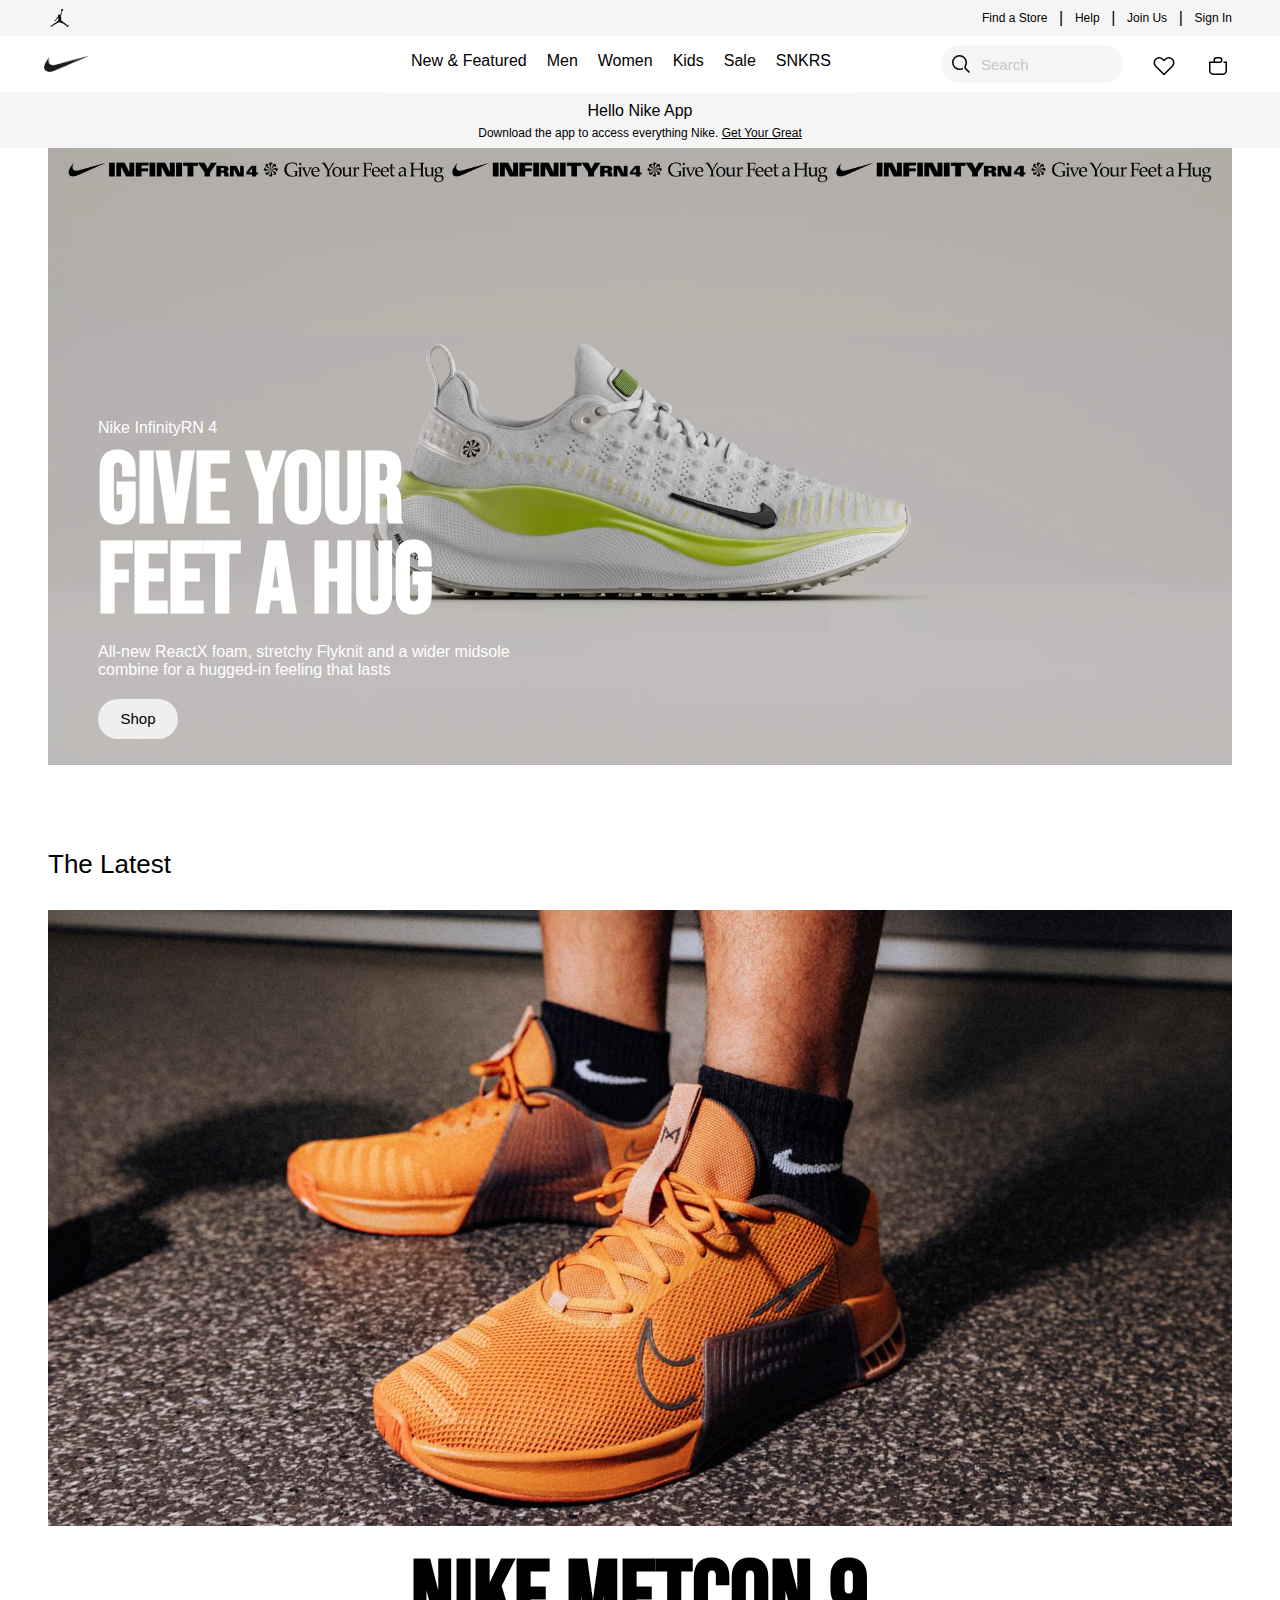
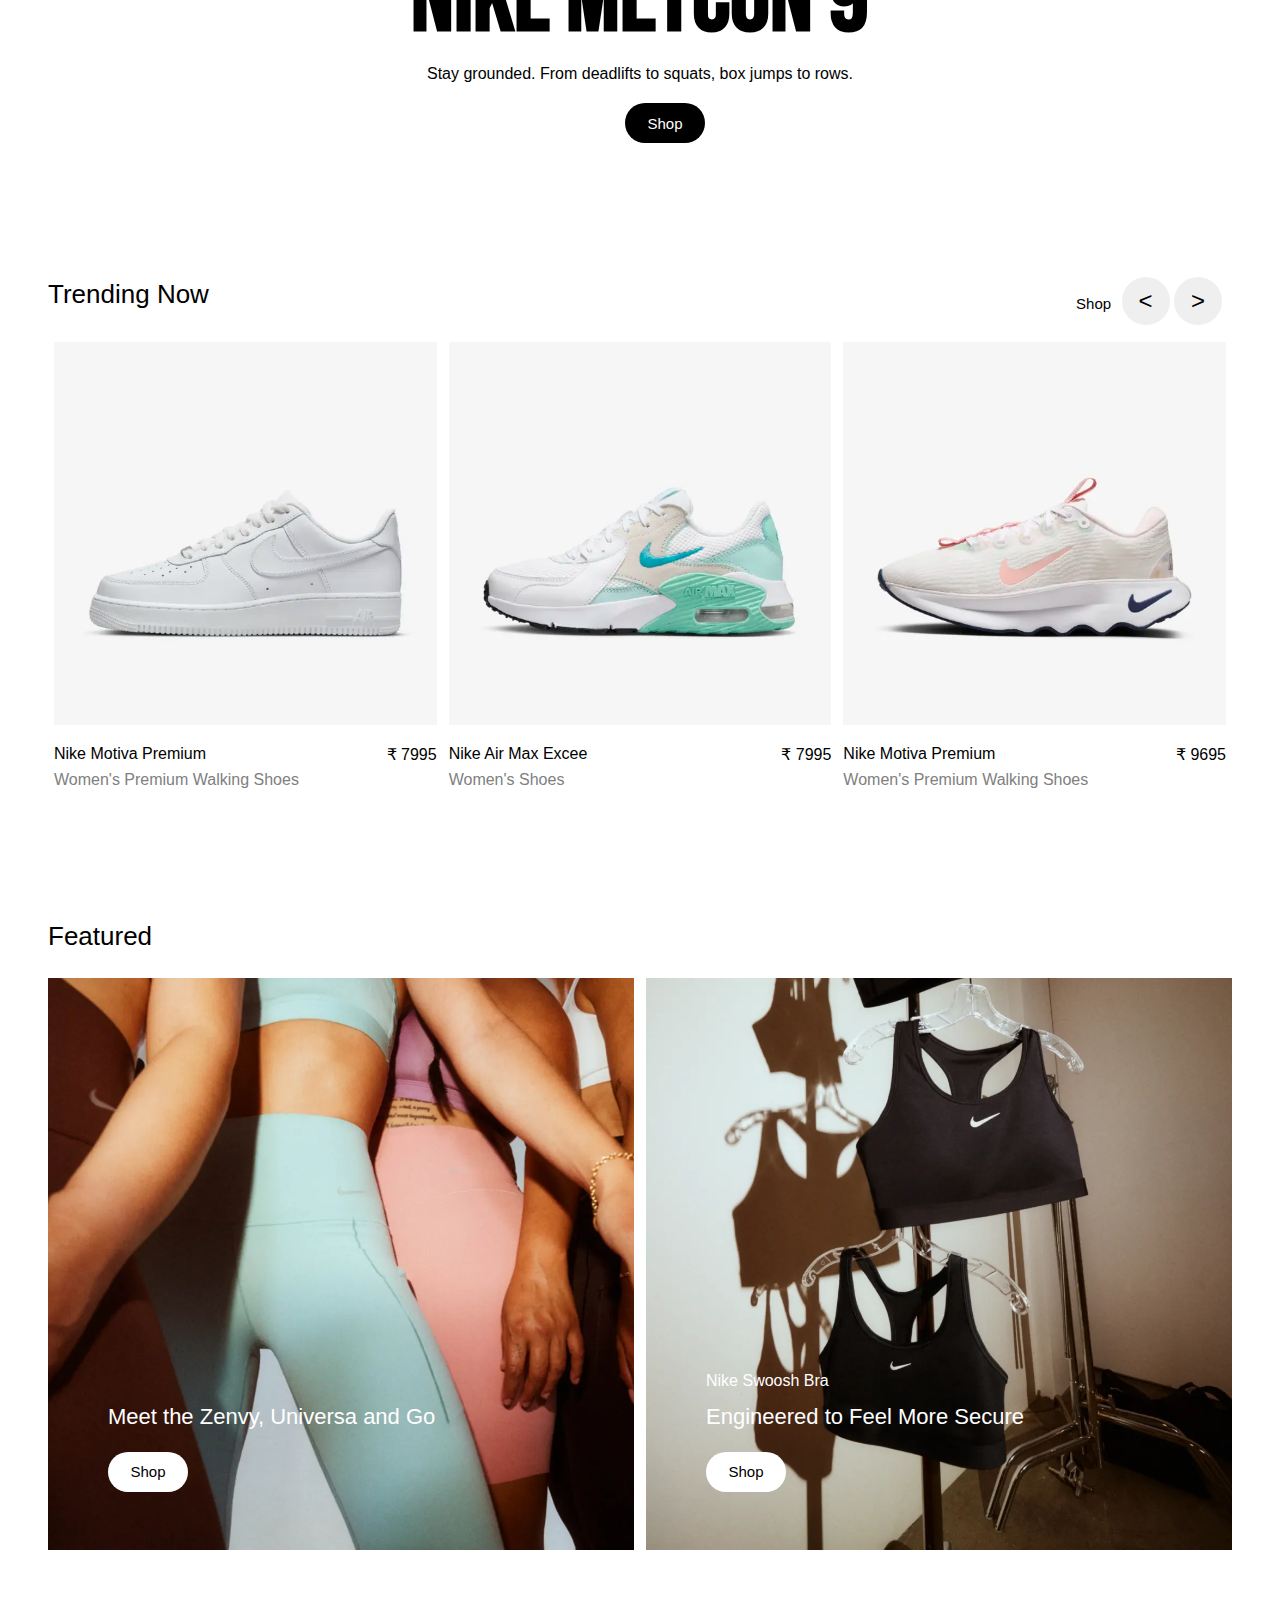
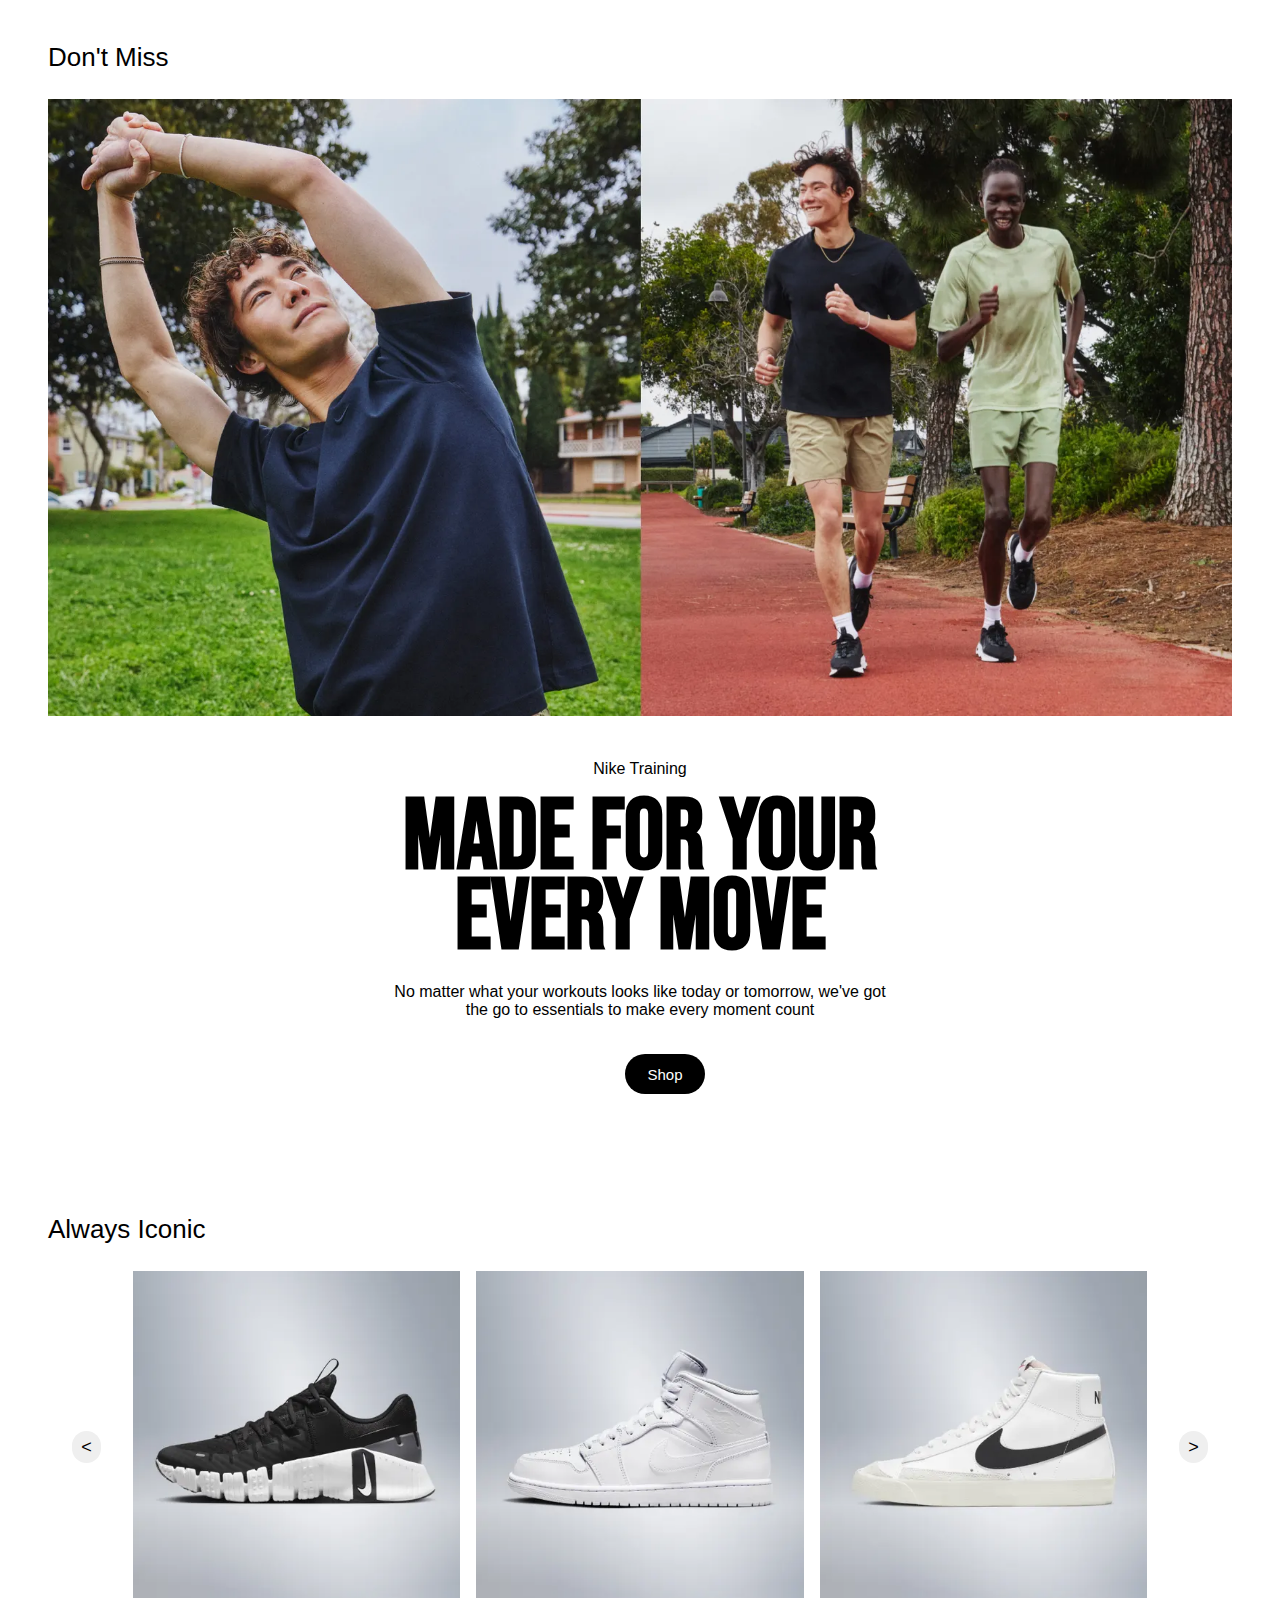
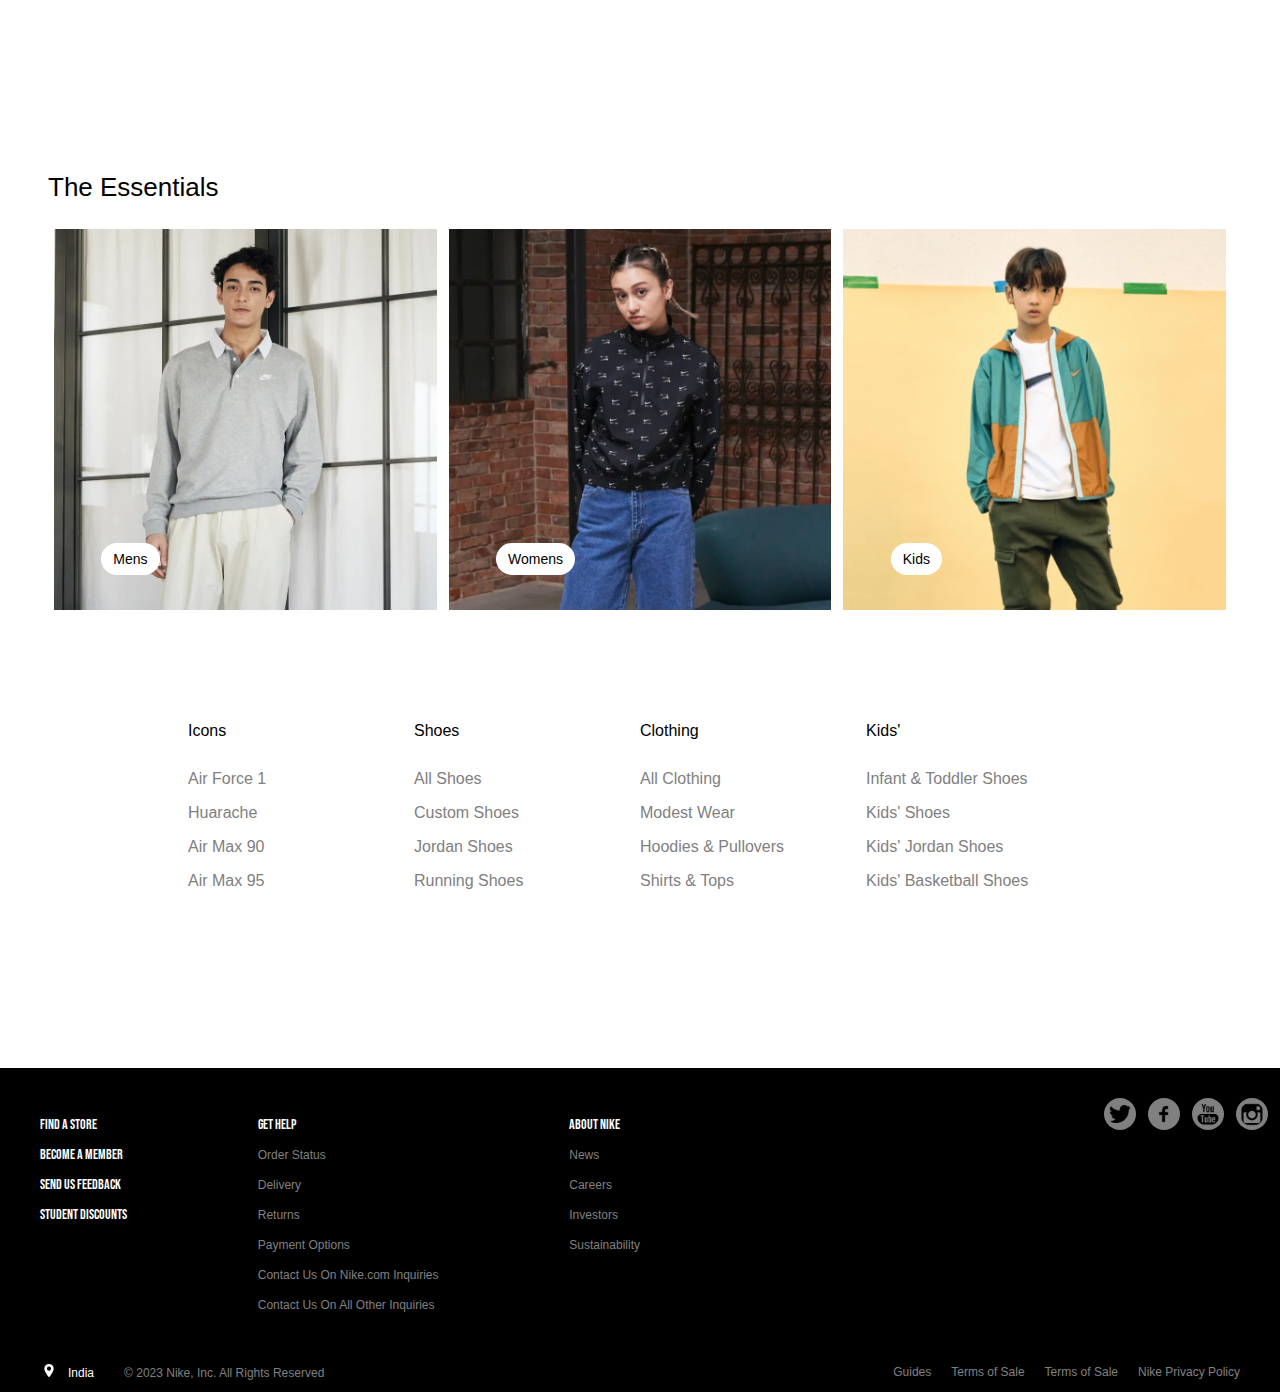
<file: index.html>
<!DOCTYPE html>
<html>

<head>
  <title>Nike. Just Do It. Nike. com</title>
  <link href="https://fonts.cdnfonts.com/css/helvetica-neue-5" rel="stylesheet">
  <link rel="preconnect" href="https://fonts.googleapis.com">
  <link rel="preconnect" href="https://fonts.gstatic.com" crossorigin>
  <link href="https://fonts.googleapis.com/css2?family=Mukta:wght@400;500;700;800&display=swap" rel="stylesheet">
  <link rel="preconnect" href="https://fonts.googleapis.com">
  <link rel="preconnect" href="https://fonts.gstatic.com" crossorigin>
  <link href="https://fonts.googleapis.com/css2?family=Anton&display=swap" rel="stylesheet">
  <link rel="preconnect" href="https://fonts.googleapis.com">
  <link rel="preconnect" href="https://fonts.gstatic.com" crossorigin>
  <link rel="preconnect" href="https://fonts.googleapis.com">
  <link rel="preconnect" href="https://fonts.gstatic.com" crossorigin>
  <link rel="preconnect" href="https://fonts.googleapis.com">
  <link rel="preconnect" href="https://fonts.gstatic.com" crossorigin>
  <link href="https://fonts.googleapis.com/css2?family=Rowdies:wght@400;700&display=swap" rel="stylesheet">
  <link href="https://fonts.googleapis.com/css2?family=Vina+Sans&display=swap" rel="stylesheet">
  <link href="https://fonts.googleapis.com/css2?family=Bebas+Neue&display=swap" rel="stylesheet">
  <link rel="stylesheet" href="general.css">
  <link rel="stylesheet" href="topbar.css">
  <link rel="stylesheet" href="navbar.css">
  <link rel="stylesheet" href="newsbar.css">
  <link rel="stylesheet" href="content.css">
  <link href="https://fonts.cdnfonts.com/css/futura-lt" rel="stylesheet">
</head>

<body>
  <nav class="topbar">
    <div class="left-topbar">
      <div class="jordan-logo">
        <svg height="24px" width="24px" fill="#111" viewBox="0 0 26 32">
          <path
            d="M14.4 5.52v-.08q0-.56.36-1t.92-.44 1 .36.48.96-.36 1-.96.4l-.24.08.08.12-.08.44-.16 1.28q.08.08.08.16l-.16.8q-.08.16-.16.24l-.08.32q-.16.64-.28 1.04t-.2.64V12q-.08.4-.12.64t-.28.8q-.16.32 0 1.04l.08.08q0 .24.2.56t.2.56q.08 1.6-.24 2.72l.16.48q.96.48.56 1.04l.4.16q.96.48 1.36.84t.8.76q.32.08.48.24l.24.08q1.68 1.12 3.36 2.72l.32.24v.08l-.08.16.24.16h.08q.24.16.32.16h.08q.08 0 .16-.08l.16-.08q.16-.16.32-.24h.32q.08 0 0 .08l-.32.16-.4.48h.56l.56.08q.24-.08.4-.16l.4-.24q.24-.08.48.16h.08q.08.08-.08.24l-.96.88q-.4.32-.72.4l-1.04.72q-.08.08-.16 0l-.24-.32-.16-.32-.2-.28-.24-.32-.2-.24-.16-.2-.32-.24q-.16 0-.32-.08l-1.04-.8q-.24 0-.56-.24-1.2-1.04-1.6-1.28l-.48-.32-.96-.16q-.48-.08-1.28-.48l-.64-.32q-.64-.32-.88-.32l-.32-.16q-.32-.08-.48-.16l-.16-.16q-.16 0-.32.08l-1.6.8-2 .88q-.8.64-1.52 1.04l-.88.4-1.36.96q-.16.16-.32 0l-.16.16q-.24.08-.32.08l-.32.16v.16h-.16l-.16.24q-.16.32-.32.36t-.2.12-.08.12l-.16.16-.24.16-.36-.04-.48.08-.32.08q-.4.08-.64-.12t-.4-.6q-.16-.24.16-.4l.08-.08q.08-.08.24-.08h.48L1.6 26l.32-.08q0-.16.08-.24.08-.08.24-.08v-.08q-.08-.16-.08-.32-.08-.16-.04-.24t.08-.08h.04l.08.24q.08.4.24.24l.08-.16q.08-.16.24-.16l.16.16.16-.16-.08-.08q0-.08.08-.08l.32-.32q.4-.48.96-.88 1.12-.88 2.4-1.36.4-.4.88-.4.32-.56.96-1.2.56-.4.8-.56.16-.32.4-.32H10l.16-.16q.16-.08.24-.16v-.4q0-.4.08-.64t.4-.24l.32-.32q-.16-.32-.16-.72h-.08q-.16-.24-.16-.48-.24-.4-.32-.64h-.24q-.08.24-.4.32l-.08.16q-.32.56-.56.84t-.88.68q-.4.4-.56.88-.08.24 0 .48l-.08.16h.08q0 .16.08.16h.08q.16.08.16.2t-.24.08-.36-.16-.2-.12l-.24.24q-.16.24-.32.2t-.08-.12l.08-.08q.08-.16 0-.16l-.64.16q-.08.08-.2 0t.04-.16l.4-.16q0-.08-.08-.08-.32.16-.64.08l-.4-.08-.08-.08q0-.08.08-.08.32.08.8-.08l.56-.24.64-.72.08-.16q.32-.64.68-1.16t.76-.84l.08-.32q.16-.32.32-.56t.4-.64l.24-.32q.32-.48.72-.48l.24-.24q.08-.08.08-.24l.16-.16-.08-.08q-.48-.4-.48-.72-.08-.56.36-.96t.88-.36.68.28l.16.16q.08 0 .08.08l.32.16v.24q.16.16.16.24.16-.24.48-.56l.4-1.28q0-.32.16-.64l.16-.24v-.16l.24-.96h.16l.24-.96q.08-.24 0-.56l-.32-.8z">
          </path>
        </svg>
      </div>
    </div>
    <div class="right-topbar">
      <div class="topbar-options">
        <p>Find a Store</p>
      </div>
      <p>|</p>
      <div class="topbar-options">
        <p>Help</p>
      </div>
      <p>|</p>
      <div class="topbar-options">
        <p>Join Us</p>
      </div>
      <p>|</p>
      <div class="topbar-options">
        <p>Sign In</p>
      </div>
    </div>
  </nav>
  <nav class="navbar">
    <div class="left-navbar">
      <img class="nike-logo" src="icons/nike icon.png">
    </div>
    <div class="middle-navbar">
      <div class="middle-options">
        <p>New & Featured</p>
      </div>
      <div class="middle-options">
        <p>Men</p>
      </div>
      <div class="middle-options">
        <p>Women</p>
      </div>
      <div class="middle-options">
        <p>Kids</p>
      </div>
      <div class="middle-options">
        <p>Sale</p>
      </div>
      <div class="middle-options">
        <p>SNKRS</p>
      </div>
    </div>
    <div class="right-navbar">
      <div class="search-box">
        <div class="search-icon">
          <svg aria-hidden="true" class="pre-nav-design-icon" focusable="false" viewBox="0 0 24 24" role="img"
            width="24px" height="24px" fill="none">
            <path stroke="currentColor" stroke-width="1.5"
              d="M13.962 16.296a6.716 6.716 0 01-3.462.954 6.728 6.728 0 01-4.773-1.977A6.728 6.728 0 013.75 10.5c0-1.864.755-3.551 1.977-4.773A6.728 6.728 0 0110.5 3.75c1.864 0 3.551.755 4.773 1.977A6.728 6.728 0 0117.25 10.5a6.726 6.726 0 01-.921 3.407c-.517.882-.434 1.988.289 2.711l3.853 3.853">
            </path>
          </svg>
          </svg>
        </div>
        <input type="text" class="searchbox" placeholder="Search">
      </div>

      <div class="navbar-icons">
        <svg aria-hidden="true" class="pre-nav-design-icon" focusable="false" viewBox="0 0 24 24" role="img"
          width="24px" height="24px" fill="none">
          <path stroke="currentColor" stroke-width="1.5"
            d="M16.794 3.75c1.324 0 2.568.516 3.504 1.451a4.96 4.96 0 010 7.008L12 20.508l-8.299-8.299a4.96 4.96 0 010-7.007A4.923 4.923 0 017.205 3.75c1.324 0 2.568.516 3.504 1.451l.76.76.531.531.53-.531.76-.76a4.926 4.926 0 013.504-1.451">
          </path>
        </svg>
      </div>
      <div class="navbar-icons">
        <svg aria-hidden="true" class="pre-nav-design-icon" focusable="false" viewBox="0 0 24 24" role="img"
          width="24px" height="24px" fill="none">
          <path stroke="currentColor" stroke-width="1.5"
            d="M8.25 8.25V6a2.25 2.25 0 012.25-2.25h3a2.25 2.25 0 110 4.5H3.75v8.25a3.75 3.75 0 003.75 3.75h9a3.75 3.75 0 003.75-3.75V8.25H17.5">
          </path>
        </svg>
      </div>
    </div>
  </nav>
  <nav class="newsbar">
    <div>
      <p class="news1">Hello Nike App</p>
    </div>
    <div>
      <p class="news2">Download the app to access everything Nike. <a href="https://www.nike.com/sg/nike-app">Get Your
          Great</a></p>
    </div>
  </nav>
  <nav class="body">
    <div class="block-1">
      <img class="wallpaper1" src="pictures/image.jpg">
      <div class="block-1-name">Nike InfinityRN 4</div>
      <div class="block-1-moto">GIVE YOUR<br>FEET A HUG</div>
      <div class="block-1-info">All-new ReactX foam, stretchy Flyknit and a wider midsole<br>combine for a hugged-in
        feeling that lasts</div>
      <button class="shop">Shop</button>
    </div>
  </nav>
  <div class="block-2-text">
    <p>The Latest</p>
  </div>
  <div class="block-2">
    <img class="wallpaper2" src="pictures/nike orange wallpaper.jpg">
    <div class="block-2-more">
      <div class="block-2-name">NIKE METCON 9</div>
      <div class="block-2-moto">Stay grounded. From deadlifts to squats, box jumps to rows.</div>
      <button class="shop1">Shop</button>
    </div>
  </div>
  <div class="block-3-text">
    <p>Trending Now</p>
    <div class="block-3-options">
      <button class="shop2">Shop</button>
      <button class="left-arrow">&lt;</button>
      <button class="right-arrow">&gt;</button>
    </div>
  </div>
  <div class="block-3">
    <div class="item-section">
      <img src="pictures/nike air force 1 '07 mens.webp">
      <div class="product-info">
        <p>Nike Motiva Premium</p>
        <p>&#8377; 7995</p>
      </div>
      <p style="color: gray;">Women's Premium Walking Shoes</p>
    </div>
    <div class="item-section">
      <img src="pictures/air-max-excee-shoes-MxgpKq.png">
      <div class="product-info">
        <p>Nike Air Max Excee</p>
        <p>&#8377; 7995</p>
      </div>
      <p style="color: gray" ;>Women's Shoes</p>
    </div>
    <div class="item-section">
      <img src="pictures/nike motiva premiuim.webp">
      <div class="product-info">
        <p>Nike Motiva Premium</p>
        <p>&#8377; 9695</p>
      </div>
      <p style="color: gray;">Women's Premium Walking Shoes</p>
    </div>
  </div>
  <div class="block-4-text">
    <p>Featured</p>
  </div>
  <div class="block-4">
    <div class="block-4-left">
      <img class="block-4-left-img" src="pictures/meet the zenvy.webp">
      <p class="block-4-name-left">Meet the Zenvy, Universa and Go</p>
      <button class="shop3">Shop</button>
    </div>
    <div class="block-4-right">
      <img class="block-4-right-img" src="pictures/nike swoosh bra.webp">
      <p class="block-4-right-name">Nike Swoosh Bra</p>
      <p class="block-4-name-right">Engineered to Feel More Secure</p>
      <button class="shop3">Shop</button>
    </div>
  </div>
  <div class="block-5-text">
    <p>Don't Miss</p>
  </div>
  <div class="block-5">
    <img src="pictures/2 people wallpaper.webp">
    <div class="block-5-more">
      <div class="block-5-name">Nike Training</div>
      <div class="block-5-moto-p1">MADE FOR YOUR</div>
      <div class="block-5-moto-p2">EVERY MOVE</div>
      <div class="block-5-info-p1">No matter what your workouts looks like today or tomorrow, we've got</div>
      <div class="block-5-info-p2">the go to essentials to make every moment count</div>
      <button class="shop1">Shop</button>
    </div>
  </div>
  <div class="block-6-text">
    <p>Always Iconic</p>
  </div>
  <div class="block-6">
    <button class="arrow-block6">&lt;</button>
    <div class="product">
      <img class="product-1" src="pictures/nike black.webp">
      <p class="text-6">Metcon</p>
    </div>
    <div class="product">
      <img class="product-2" src="pictures/air jordan.webp">
      <p class="text-6">Air Jordan 1</p>
    </div>
    <div class="product">
      <img class="product-3" src="pictures/blazer.webp">
      <p class="text-6">Blazer</p>
    </div>
    <button class="arrow-block6">&gt;</button>
  </div>
  <div class="block-7-text">
    <p>The Essentials</p>
  </div>
  <div class="block-7">
    <div class="section-7-1">
      <div class="image-7-1">
        <img src="pictures/mens.webp">
      </div>
      <div class="button-7-1">
        <button>Mens</button>
      </div>
    </div>
    <div class="section-7-2">
      <div class="image-7-2">
        <img src="pictures/womens.webp">
      </div>
      <div class="button-7-2">
        <button>Womens</button>
      </div>
    </div>
    <div class="section-7-3">
      <div class="image-7-3">
        <img src="pictures/kids.webp">
      </div>
      <div class="button-7-3">
        <button>Kids</button>
      </div>
    </div>
  </div>
  <div class="block-8">
    <p class="line-1">Icons</p>
    <p class="line-1">Shoes</p>
    <p class="line-1">Clothing</p>
    <p class="line-1">Kids'</p>
    <p>Air Force 1</p>
    <p>All Shoes</p>
    <p>All Clothing</p>
    <p>Infant & Toddler Shoes</p>
    <p>Huarache</p>
    <p>Custom Shoes</p>
    <p>Modest Wear</p>
    <p>Kids' Shoes</p>
    <p>Air Max 90</p>
    <p>Jordan Shoes</p>
    <p>Hoodies & Pullovers</p>
    <p>Kids' Jordan Shoes</p>
    <p>Air Max 95</p>
    <p>Running Shoes</p>
    <p>Shirts & Tops</p>
    <p>Kids' Basketball Shoes</p>
    <p class="invisible">Air Max 97</p>
    <p class="invisible">Basketball Shoes</p>
    <p class="invisible">Jackets</p>
    <p class="invisible">Kids' Running Shoes</p>
    <p class="invisible">Air Max 270</p>
    <p class="invisible">Football Shoes</p>
    <p class="invisible">Compression & Nike Pro</p>
    <p class="invisible">Kids' Clothing</p>
    <p class="invisible">Air Max 720</p>
    <p class="invisible">Gym & Training Shoes</p>
    <p class="invisible">Trousers & Leggings</p>
    <p class="invisible">Kids' Backpacks</p>
    <p class="invisible">All Air Max</p>
    <p class="invisible">Lifestyle Shoes</p>
    <p class="invisible">Shorts</p>
    <p class="invisible">Kids' Socks</p>
    <p class="invisible">Vapormax</p>
  </div>
  <footer class="block-9">
    <div class="section-9-1">
      <div>
        <ul class="list">
          <li class="bold">FIND A STORE</li>
          <li class="bold">BECOME A MEMBER</li>
          <li class="bold">Send Us Feedback</li>
          <li class="bold">STUDENT DISCOUNTS</li>
        </ul>
      </div>
      <div>
        <ul class="list">
          <li class="bold">GET HELP</li>
          <li>Order Status</li>
          <li>Delivery</li>
          <li>Returns</li>
          <li>Payment Options</li>
          <li>Contact Us On Nike.com Inquiries</li>
          <li>Contact Us On All Other Inquiries</li>
        </ul>
      </div>
      <div>
        <ul class="list">
          <li class="bold">ABOUT NIKE</li>
          <li>News</li>
          <li>Careers</li>
          <li>Investors</li>
          <li>Sustainability</li>
        </ul>
      </div>
    </div>
    <div class="section-9-2">
      <div class="twitter">
        <img class="social-link-icon" src="icons/211920_twitter_social_icon.png">
      </div>
      <div class="facebook">
        <img class="social-link-icon" src="icons/216078_facebook_social_icon.png">
      </div>
      <div class="youtube">
        <img class="social-link-icon" src="icons/104482_youtube_icon.png">
      </div>
      <div class="instagram">
        <img class="social-link-icon" src="icons/104466_instagram_icon.png">
      </div>
    </div>
  </footer>
  <nav class="bottom-bar">
    <div class="bottom-bar-left">
      <div class="location">
        <svg class="location-icon" aria-hidden="true" focusable="false" viewBox="0 0 24 24" role="img" width="18px" height="15px" fill="none"><path fill="currentColor" fill-rule="evenodd" d="M4.5 9.001a7.5 7.5 0 1115 0c0 1.205-.385 2.576-.934 3.928-.555 1.364-1.302 2.767-2.08 4.055a39.918 39.918 0 01-2.307 3.405c-.688.905-1.316 1.632-1.711 1.947a.75.75 0 01-.936 0c-.395-.315-1.023-1.042-1.711-1.947a39.916 39.916 0 01-2.306-3.405c-.78-1.288-1.526-2.691-2.08-4.056-.55-1.351-.935-2.722-.935-3.927zM12 12.25a3.25 3.25 0 100-6.5 3.25 3.25 0 000 6.5z" clip-rule="evenodd"></path></svg>
        <p>India</p>
      </div>
      <div class="title-rights">
        <p>© 2023 Nike, Inc. All Rights Reserved</p>
      </div>
    </div>
    <div class="bottom-bar-right">
      <div class="bottom-right-options">Guides</div>
      <div class="bottom-right-options">Terms of Sale</div>
      <div class="bottom-right-options">Terms of Sale</div>
      <div class="bottom-right-options">Nike Privacy Policy</div>
    </div>
  </nav>
</body>

</html>
</file>
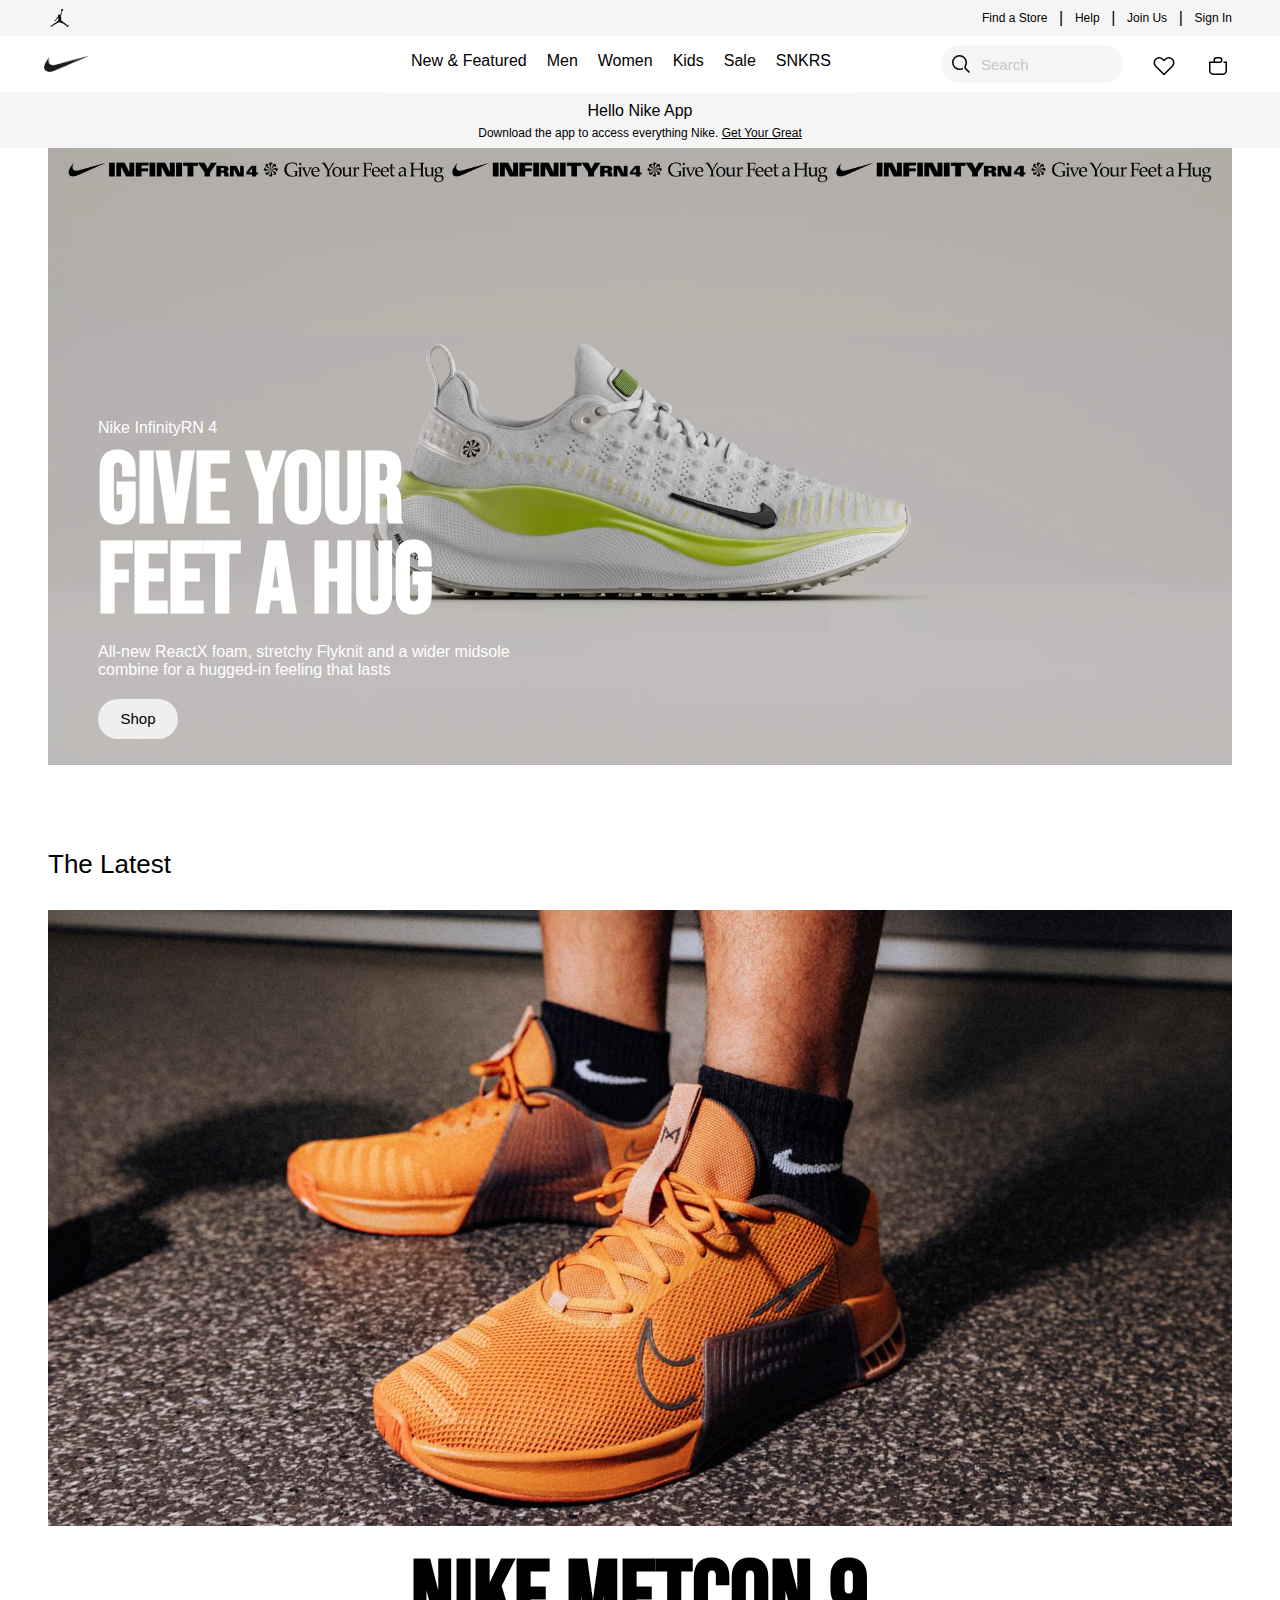
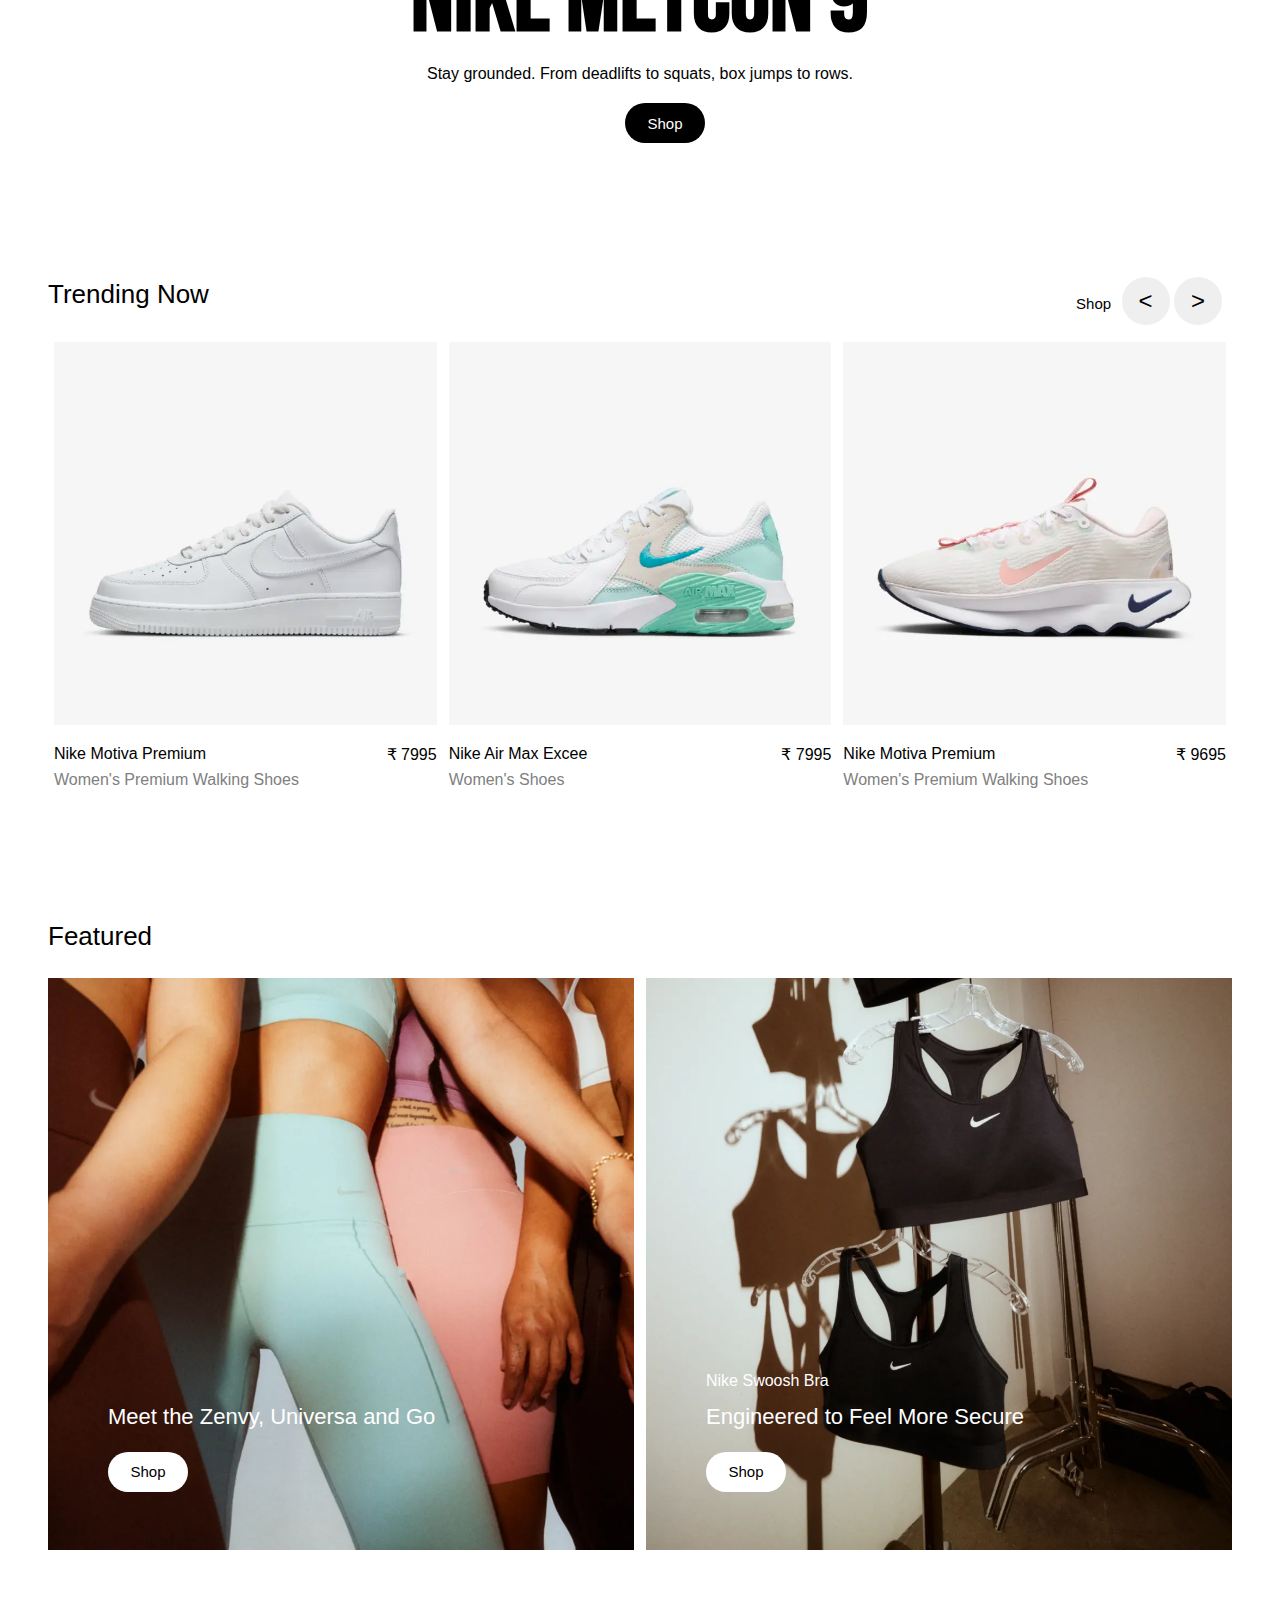
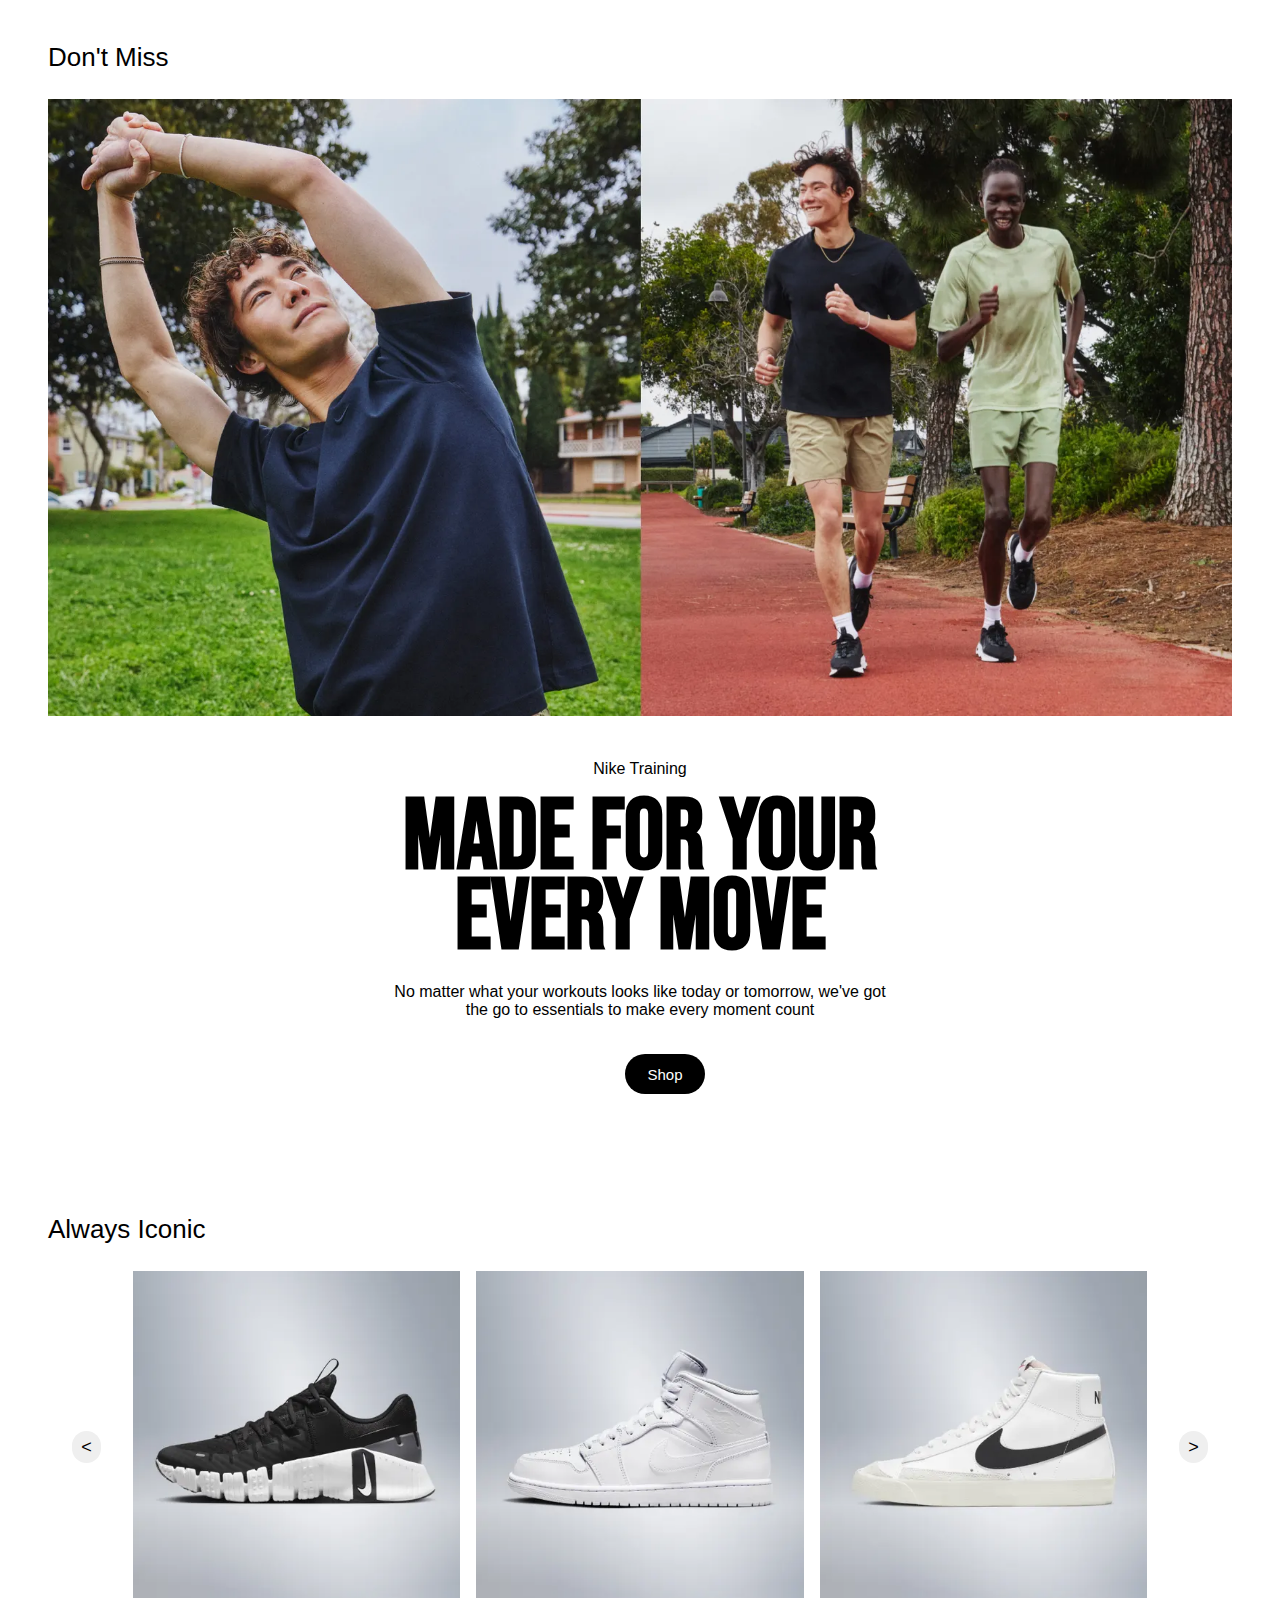
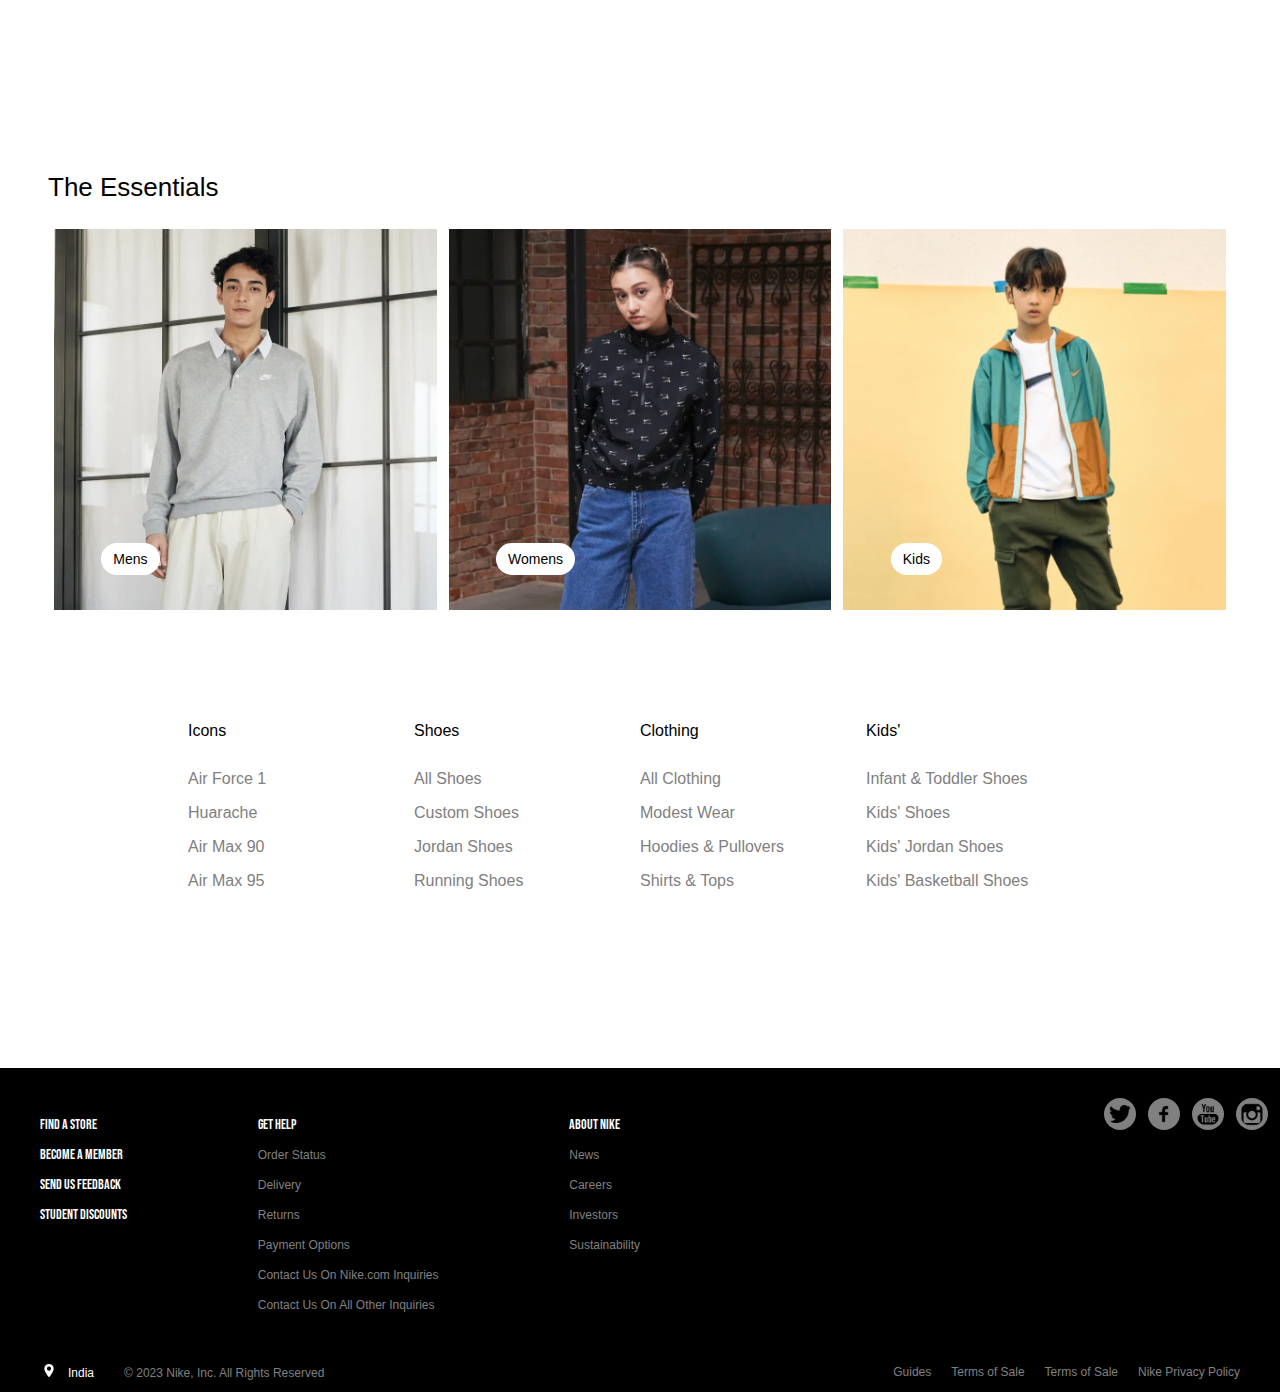
<file: nike.html>
<!DOCTYPE html>
<html>

<head>
  <title>Nike. Just Do It. Nike. com</title>
  <link href="https://fonts.cdnfonts.com/css/helvetica-neue-5" rel="stylesheet">
  <link rel="preconnect" href="https://fonts.googleapis.com">
  <link rel="preconnect" href="https://fonts.gstatic.com" crossorigin>
  <link href="https://fonts.googleapis.com/css2?family=Mukta:wght@400;500;700;800&display=swap" rel="stylesheet">
  <link rel="preconnect" href="https://fonts.googleapis.com">
  <link rel="preconnect" href="https://fonts.gstatic.com" crossorigin>
  <link href="https://fonts.googleapis.com/css2?family=Anton&display=swap" rel="stylesheet">
  <link rel="preconnect" href="https://fonts.googleapis.com">
  <link rel="preconnect" href="https://fonts.gstatic.com" crossorigin>
  <link rel="preconnect" href="https://fonts.googleapis.com">
  <link rel="preconnect" href="https://fonts.gstatic.com" crossorigin>
  <link rel="preconnect" href="https://fonts.googleapis.com">
  <link rel="preconnect" href="https://fonts.gstatic.com" crossorigin>
  <link href="https://fonts.googleapis.com/css2?family=Rowdies:wght@400;700&display=swap" rel="stylesheet">
  <link href="https://fonts.googleapis.com/css2?family=Vina+Sans&display=swap" rel="stylesheet">
  <link href="https://fonts.googleapis.com/css2?family=Bebas+Neue&display=swap" rel="stylesheet">
  <link rel="stylesheet" href="general.css">
  <link rel="stylesheet" href="topbar.css">
  <link rel="stylesheet" href="navbar.css">
  <link rel="stylesheet" href="newsbar.css">
  <link rel="stylesheet" href="content.css">
  <link href="https://fonts.cdnfonts.com/css/futura-lt" rel="stylesheet">
</head>

<body>
  <nav class="topbar">
    <div class="left-topbar">
      <div class="jordan-logo">
        <svg height="24px" width="24px" fill="#111" viewBox="0 0 26 32">
          <path
            d="M14.4 5.52v-.08q0-.56.36-1t.92-.44 1 .36.48.96-.36 1-.96.4l-.24.08.08.12-.08.44-.16 1.28q.08.08.08.16l-.16.8q-.08.16-.16.24l-.08.32q-.16.64-.28 1.04t-.2.64V12q-.08.4-.12.64t-.28.8q-.16.32 0 1.04l.08.08q0 .24.2.56t.2.56q.08 1.6-.24 2.72l.16.48q.96.48.56 1.04l.4.16q.96.48 1.36.84t.8.76q.32.08.48.24l.24.08q1.68 1.12 3.36 2.72l.32.24v.08l-.08.16.24.16h.08q.24.16.32.16h.08q.08 0 .16-.08l.16-.08q.16-.16.32-.24h.32q.08 0 0 .08l-.32.16-.4.48h.56l.56.08q.24-.08.4-.16l.4-.24q.24-.08.48.16h.08q.08.08-.08.24l-.96.88q-.4.32-.72.4l-1.04.72q-.08.08-.16 0l-.24-.32-.16-.32-.2-.28-.24-.32-.2-.24-.16-.2-.32-.24q-.16 0-.32-.08l-1.04-.8q-.24 0-.56-.24-1.2-1.04-1.6-1.28l-.48-.32-.96-.16q-.48-.08-1.28-.48l-.64-.32q-.64-.32-.88-.32l-.32-.16q-.32-.08-.48-.16l-.16-.16q-.16 0-.32.08l-1.6.8-2 .88q-.8.64-1.52 1.04l-.88.4-1.36.96q-.16.16-.32 0l-.16.16q-.24.08-.32.08l-.32.16v.16h-.16l-.16.24q-.16.32-.32.36t-.2.12-.08.12l-.16.16-.24.16-.36-.04-.48.08-.32.08q-.4.08-.64-.12t-.4-.6q-.16-.24.16-.4l.08-.08q.08-.08.24-.08h.48L1.6 26l.32-.08q0-.16.08-.24.08-.08.24-.08v-.08q-.08-.16-.08-.32-.08-.16-.04-.24t.08-.08h.04l.08.24q.08.4.24.24l.08-.16q.08-.16.24-.16l.16.16.16-.16-.08-.08q0-.08.08-.08l.32-.32q.4-.48.96-.88 1.12-.88 2.4-1.36.4-.4.88-.4.32-.56.96-1.2.56-.4.8-.56.16-.32.4-.32H10l.16-.16q.16-.08.24-.16v-.4q0-.4.08-.64t.4-.24l.32-.32q-.16-.32-.16-.72h-.08q-.16-.24-.16-.48-.24-.4-.32-.64h-.24q-.08.24-.4.32l-.08.16q-.32.56-.56.84t-.88.68q-.4.4-.56.88-.08.24 0 .48l-.08.16h.08q0 .16.08.16h.08q.16.08.16.2t-.24.08-.36-.16-.2-.12l-.24.24q-.16.24-.32.2t-.08-.12l.08-.08q.08-.16 0-.16l-.64.16q-.08.08-.2 0t.04-.16l.4-.16q0-.08-.08-.08-.32.16-.64.08l-.4-.08-.08-.08q0-.08.08-.08.32.08.8-.08l.56-.24.64-.72.08-.16q.32-.64.68-1.16t.76-.84l.08-.32q.16-.32.32-.56t.4-.64l.24-.32q.32-.48.72-.48l.24-.24q.08-.08.08-.24l.16-.16-.08-.08q-.48-.4-.48-.72-.08-.56.36-.96t.88-.36.68.28l.16.16q.08 0 .08.08l.32.16v.24q.16.16.16.24.16-.24.48-.56l.4-1.28q0-.32.16-.64l.16-.24v-.16l.24-.96h.16l.24-.96q.08-.24 0-.56l-.32-.8z">
          </path>
        </svg>
      </div>
    </div>
    <div class="right-topbar">
      <div class="topbar-options">
        <p>Find a Store</p>
      </div>
      <p>|</p>
      <div class="topbar-options">
        <p>Help</p>
      </div>
      <p>|</p>
      <div class="topbar-options">
        <p>Join Us</p>
      </div>
      <p>|</p>
      <div class="topbar-options">
        <p>Sign In</p>
      </div>
    </div>
  </nav>
  <nav class="navbar">
    <div class="left-navbar">
      <img class="nike-logo" src="icons/nike icon.png">
    </div>
    <div class="middle-navbar">
      <div class="middle-options">
        <p>New & Featured</p>
      </div>
      <div class="middle-options">
        <p>Men</p>
      </div>
      <div class="middle-options">
        <p>Women</p>
      </div>
      <div class="middle-options">
        <p>Kids</p>
      </div>
      <div class="middle-options">
        <p>Sale</p>
      </div>
      <div class="middle-options">
        <p>SNKRS</p>
      </div>
    </div>
    <div class="right-navbar">
      <div class="search-box">
        <div class="search-icon">
          <svg aria-hidden="true" class="pre-nav-design-icon" focusable="false" viewBox="0 0 24 24" role="img"
            width="24px" height="24px" fill="none">
            <path stroke="currentColor" stroke-width="1.5"
              d="M13.962 16.296a6.716 6.716 0 01-3.462.954 6.728 6.728 0 01-4.773-1.977A6.728 6.728 0 013.75 10.5c0-1.864.755-3.551 1.977-4.773A6.728 6.728 0 0110.5 3.75c1.864 0 3.551.755 4.773 1.977A6.728 6.728 0 0117.25 10.5a6.726 6.726 0 01-.921 3.407c-.517.882-.434 1.988.289 2.711l3.853 3.853">
            </path>
          </svg>
          </svg>
        </div>
        <input type="text" class="searchbox" placeholder="Search">
      </div>

      <div class="navbar-icons">
        <svg aria-hidden="true" class="pre-nav-design-icon" focusable="false" viewBox="0 0 24 24" role="img"
          width="24px" height="24px" fill="none">
          <path stroke="currentColor" stroke-width="1.5"
            d="M16.794 3.75c1.324 0 2.568.516 3.504 1.451a4.96 4.96 0 010 7.008L12 20.508l-8.299-8.299a4.96 4.96 0 010-7.007A4.923 4.923 0 017.205 3.75c1.324 0 2.568.516 3.504 1.451l.76.76.531.531.53-.531.76-.76a4.926 4.926 0 013.504-1.451">
          </path>
        </svg>
      </div>
      <div class="navbar-icons">
        <svg aria-hidden="true" class="pre-nav-design-icon" focusable="false" viewBox="0 0 24 24" role="img"
          width="24px" height="24px" fill="none">
          <path stroke="currentColor" stroke-width="1.5"
            d="M8.25 8.25V6a2.25 2.25 0 012.25-2.25h3a2.25 2.25 0 110 4.5H3.75v8.25a3.75 3.75 0 003.75 3.75h9a3.75 3.75 0 003.75-3.75V8.25H17.5">
          </path>
        </svg>
      </div>
    </div>
  </nav>
  <nav class="newsbar">
    <div>
      <p class="news1">Hello Nike App</p>
    </div>
    <div>
      <p class="news2">Download the app to access everything Nike. <a href="https://www.nike.com/sg/nike-app">Get Your
          Great</a></p>
    </div>
  </nav>
  <nav class="body">
    <div class="block-1">
      <img class="wallpaper1" src="pictures/image.jpg">
      <div class="block-1-name">Nike InfinityRN 4</div>
      <div class="block-1-moto">GIVE YOUR<br>FEET A HUG</div>
      <div class="block-1-info">All-new ReactX foam, stretchy Flyknit and a wider midsole<br>combine for a hugged-in
        feeling that lasts</div>
      <button class="shop">Shop</button>
    </div>
  </nav>
  <div class="block-2-text">
    <p>The Latest</p>
  </div>
  <div class="block-2">
    <img class="wallpaper2" src="pictures/nike orange wallpaper.jpg">
    <div class="block-2-more">
      <div class="block-2-name">NIKE METCON 9</div>
      <div class="block-2-moto">Stay grounded. From deadlifts to squats, box jumps to rows.</div>
      <button class="shop1">Shop</button>
    </div>
  </div>
  <div class="block-3-text">
    <p>Trending Now</p>
    <div class="block-3-options">
      <button class="shop2">Shop</button>
      <button class="left-arrow">&lt;</button>
      <button class="right-arrow">&gt;</button>
    </div>
  </div>
  <div class="block-3">
    <div class="item-section">
      <img src="pictures/nike air force 1 '07 mens.webp">
      <div class="product-info">
        <p>Nike Motiva Premium</p>
        <p>&#8377; 7995</p>
      </div>
      <p style="color: gray;">Women's Premium Walking Shoes</p>
    </div>
    <div class="item-section">
      <img src="pictures/air-max-excee-shoes-MxgpKq.png">
      <div class="product-info">
        <p>Nike Air Max Excee</p>
        <p>&#8377; 7995</p>
      </div>
      <p style="color: gray" ;>Women's Shoes</p>
    </div>
    <div class="item-section">
      <img src="pictures/nike motiva premiuim.webp">
      <div class="product-info">
        <p>Nike Motiva Premium</p>
        <p>&#8377; 9695</p>
      </div>
      <p style="color: gray;">Women's Premium Walking Shoes</p>
    </div>
  </div>
  <div class="block-4-text">
    <p>Featured</p>
  </div>
  <div class="block-4">
    <div class="block-4-left">
      <img class="block-4-left-img" src="pictures/meet the zenvy.webp">
      <p class="block-4-name-left">Meet the Zenvy, Universa and Go</p>
      <button class="shop3">Shop</button>
    </div>
    <div class="block-4-right">
      <img class="block-4-right-img" src="pictures/nike swoosh bra.webp">
      <p class="block-4-right-name">Nike Swoosh Bra</p>
      <p class="block-4-name-right">Engineered to Feel More Secure</p>
      <button class="shop3">Shop</button>
    </div>
  </div>
  <div class="block-5-text">
    <p>Don't Miss</p>
  </div>
  <div class="block-5">
    <img src="pictures/2 people wallpaper.webp">
    <div class="block-5-more">
      <div class="block-5-name">Nike Training</div>
      <div class="block-5-moto-p1">MADE FOR YOUR</div>
      <div class="block-5-moto-p2">EVERY MOVE</div>
      <div class="block-5-info-p1">No matter what your workouts looks like today or tomorrow, we've got</div>
      <div class="block-5-info-p2">the go to essentials to make every moment count</div>
      <button class="shop1">Shop</button>
    </div>
  </div>
  <div class="block-6-text">
    <p>Always Iconic</p>
  </div>
  <div class="block-6">
    <button class="arrow-block6">&lt;</button>
    <div class="product">
      <img class="product-1" src="pictures/nike black.webp">
      <p class="text-6">Metcon</p>
    </div>
    <div class="product">
      <img class="product-2" src="pictures/air jordan.webp">
      <p class="text-6">Air Jordan 1</p>
    </div>
    <div class="product">
      <img class="product-3" src="pictures/blazer.webp">
      <p class="text-6">Blazer</p>
    </div>
    <button class="arrow-block6">&gt;</button>
  </div>
  <div class="block-7-text">
    <p>The Essentials</p>
  </div>
  <div class="block-7">
    <div class="section-7-1">
      <div class="image-7-1">
        <img src="pictures/mens.webp">
      </div>
      <div class="button-7-1">
        <button>Mens</button>
      </div>
    </div>
    <div class="section-7-2">
      <div class="image-7-2">
        <img src="pictures/womens.webp">
      </div>
      <div class="button-7-2">
        <button>Womens</button>
      </div>
    </div>
    <div class="section-7-3">
      <div class="image-7-3">
        <img src="pictures/kids.webp">
      </div>
      <div class="button-7-3">
        <button>Kids</button>
      </div>
    </div>
  </div>
  <div class="block-8">
    <p class="line-1">Icons</p>
    <p class="line-1">Shoes</p>
    <p class="line-1">Clothing</p>
    <p class="line-1">Kids'</p>
    <p>Air Force 1</p>
    <p>All Shoes</p>
    <p>All Clothing</p>
    <p>Infant & Toddler Shoes</p>
    <p>Huarache</p>
    <p>Custom Shoes</p>
    <p>Modest Wear</p>
    <p>Kids' Shoes</p>
    <p>Air Max 90</p>
    <p>Jordan Shoes</p>
    <p>Hoodies & Pullovers</p>
    <p>Kids' Jordan Shoes</p>
    <p>Air Max 95</p>
    <p>Running Shoes</p>
    <p>Shirts & Tops</p>
    <p>Kids' Basketball Shoes</p>
    <p class="invisible">Air Max 97</p>
    <p class="invisible">Basketball Shoes</p>
    <p class="invisible">Jackets</p>
    <p class="invisible">Kids' Running Shoes</p>
    <p class="invisible">Air Max 270</p>
    <p class="invisible">Football Shoes</p>
    <p class="invisible">Compression & Nike Pro</p>
    <p class="invisible">Kids' Clothing</p>
    <p class="invisible">Air Max 720</p>
    <p class="invisible">Gym & Training Shoes</p>
    <p class="invisible">Trousers & Leggings</p>
    <p class="invisible">Kids' Backpacks</p>
    <p class="invisible">All Air Max</p>
    <p class="invisible">Lifestyle Shoes</p>
    <p class="invisible">Shorts</p>
    <p class="invisible">Kids' Socks</p>
    <p class="invisible">Vapormax</p>
  </div>
  <footer class="block-9">
    <div class="section-9-1">
      <div>
        <ul class="list">
          <li class="bold">FIND A STORE</li>
          <li class="bold">BECOME A MEMBER</li>
          <li class="bold">Send Us Feedback</li>
          <li class="bold">STUDENT DISCOUNTS</li>
        </ul>
      </div>
      <div>
        <ul class="list">
          <li class="bold">GET HELP</li>
          <li>Order Status</li>
          <li>Delivery</li>
          <li>Returns</li>
          <li>Payment Options</li>
          <li>Contact Us On Nike.com Inquiries</li>
          <li>Contact Us On All Other Inquiries</li>
        </ul>
      </div>
      <div>
        <ul class="list">
          <li class="bold">ABOUT NIKE</li>
          <li>News</li>
          <li>Careers</li>
          <li>Investors</li>
          <li>Sustainability</li>
        </ul>
      </div>
    </div>
    <div class="section-9-2">
      <div class="twitter">
        <img class="social-link-icon" src="icons/211920_twitter_social_icon.png">
      </div>
      <div class="facebook">
        <img class="social-link-icon" src="icons/216078_facebook_social_icon.png">
      </div>
      <div class="youtube">
        <img class="social-link-icon" src="icons/104482_youtube_icon.png">
      </div>
      <div class="instagram">
        <img class="social-link-icon" src="icons/104466_instagram_icon.png">
      </div>
    </div>
  </footer>
  <nav class="bottom-bar">
    <div class="bottom-bar-left">
      <div class="location">
        <svg class="location-icon" aria-hidden="true" focusable="false" viewBox="0 0 24 24" role="img" width="18px" height="15px" fill="none"><path fill="currentColor" fill-rule="evenodd" d="M4.5 9.001a7.5 7.5 0 1115 0c0 1.205-.385 2.576-.934 3.928-.555 1.364-1.302 2.767-2.08 4.055a39.918 39.918 0 01-2.307 3.405c-.688.905-1.316 1.632-1.711 1.947a.75.75 0 01-.936 0c-.395-.315-1.023-1.042-1.711-1.947a39.916 39.916 0 01-2.306-3.405c-.78-1.288-1.526-2.691-2.08-4.056-.55-1.351-.935-2.722-.935-3.927zM12 12.25a3.25 3.25 0 100-6.5 3.25 3.25 0 000 6.5z" clip-rule="evenodd"></path></svg>
        <p>India</p>
      </div>
      <div class="title-rights">
        <p>© 2023 Nike, Inc. All Rights Reserved</p>
      </div>
    </div>
    <div class="bottom-bar-right">
      <div class="bottom-right-options">Guides</div>
      <div class="bottom-right-options">Terms of Sale</div>
      <div class="bottom-right-options">Terms of Sale</div>
      <div class="bottom-right-options">Nike Privacy Policy</div>
    </div>
  </nav>
</body>

</html>
</file>
<file: general.css>
body{
  font-family: Helvetica;
}
a{
  color: black;
}
</file>
<file: topbar.css>
.topbar{
  background-color: rgb(245, 245, 245);
  height:36px;
  display: flex;
  justify-content: space-between;
  padding: 0 40px 0 48px;
  margin: -8px -8px 0 -8px;
  z-index: 100;
}
.jordan-logo{
  margin-top: 6px;
  cursor: pointer;
}
.jordan-logo:hover{
  opacity: .5;
}
.right-topbar{
  background-color: rgb(245, 245, 245);
  font-size: 400;
  width: 250px;
  display: flex;
  justify-content: space-between;
  padding: 0px 8px;
  align-items: center;
}
.topbar-options p{
  font-size: 12px;
  cursor: pointer;
}
.topbar-options:hover{
  opacity: .5;
}
</file>
<file: navbar.css>
.navbar{
  background-color: rgb(255, 255, 255);
  display: flex;
  position: sticky;
  top: 0;
  z-index: 1000;
  justify-content: space-between;
  height: 56px;
  padding: 0 52px 0 46px;
  margin: 0 -8px 0 -8px;
  align-items: center;
}
.left-navbar{
  background-color: rgb(255, 255, 255);
  height: 100%;
  align-items:start;
}
.nike-logo{
  background-color: rgb(255, 255, 255);
  height: 56px;
  margin-left: -8px;
  cursor: pointer;
}
.nike-logo:hover{
  opacity: .5;
}
.middle-navbar{
  background-color: rgb(255, 255, 255);
  display: flex;
  width: 470px ;
  height: 57px;
  margin-left: 210px;
  justify-content: center;
}
.middle-options{
  padding: 0 10px 0 10px;
  cursor: pointer;
  border-color: black;
}
.middle-options:hover{
  border-style: solid;
  border-top: 0px;
  border-left: 0px;
  border-right: 0px;
  border-width: 2px;
}
.right-navbar{
  background-color: rgb(255, 255, 255);
  display: flex;
  align-items: center;
  justify-content: space-between;
  width: 280px;
  padding-right: 10px;

}
.search-icon {
  background: none;
  margin-right: -38px;
  margin-top: 0px;
  height: 35px;
  width: 36px;
  display: flex;
  align-items: center;
  justify-content: center;
  border-radius: 50%;
  cursor: pointer;
  transition: background-color 0.3s, color 0.3s;
  z-index: 10;
}

.search-icon:hover {
  background-color: rgb(211, 211, 211);
}

.search-box {
  display: flex;
  align-items: center;
  width: 300px;
  border-radius: 5px;
  padding: 5px;
  transition: background-color 0.3s;
}

.searchbox {
  background-color: rgb(245, 245, 245);
  height: 36px;
  border-radius: 20px;
  border: none;
  width: 140px;
  font-size: 15px;
  padding-left: 40px;
  transition: background-color 0.3s, color 0.3s;
}
.searchbox:focus{
  outline: none;
}
.searchbox:hover{
  background-color: rgb(224, 224, 224);
  color: gray;
}
.searchbox::placeholder {
  color: rgb(199, 199, 199);
}
.navbar-icons{
  background-color: rgb(255, 255, 255);
  padding: 6px;
  height: 24px;
  width: 28px;
  margin-left: 18px;
  margin-top: 4px;
  border-radius: 18px;
  cursor: pointer;
  transition: background-color 0.15s;
}
.navbar-icons:hover{
  background-color: rgb(223, 223, 223);
}
</file>
<file: newsbar.css>
.newsbar{
  display: flex;
  flex-direction: column;
  align-items: center;
  background-color: rgb(245, 245, 245);
  height: 56px;
  margin: 0px -8px 0px -8px;
}
.news1{
  font-size: 16px;
  margin-top: 10px;
}
.news2{
  font-size: 12px;
  margin-top: -10px;
}
</file>
<file: content.css>
.block-1{
  margin: 0px 40px;
}
.wallpaper1{
  width: 100%;
  cursor: pointer;
}
.block-1-name{
  font-weight: 500;
  font-size: 16px;
  margin-top: -350px;
  margin-left: 50px;
  color: white;
  cursor: pointer;
}
.block-1-moto{
  margin-top: 10px;
  margin-left: 50px;
  font-weight: 700;
  font-size: 100px;
  line-height: 90px;
  color: white;
  font-family: bebas neue;
  cursor: pointer;
}
.block-1-info{
  margin-top: 16px;
  margin-left: 50px;
  color: white;
  font-size: 16px;
  cursor: pointer;
}
.shop{
  margin-top: 20px;
  margin-left: 50px;
  height: 40px;
  width: 80px;
  border-radius: 20px;
  border: none;
  font-size: 15px;
  cursor: pointer;
}
.shop:hover{
  background-color: rgb(161, 161, 161);
}
.block-2-text{
  margin-left: 40px;
  margin-top: 110px;
}
.block-2-text p{
  font-size: 26px;
  font-weight: 100;
}
.block-2{
  margin: 30px 40px 0px 40px;
  cursor: pointer;
}
.wallpaper2{
  width: 100%;
}
.block-2-more{
  background-color: rgb(255, 255, 255);
  display: flex;
  flex-direction: column;
  align-items: center;
}
.block-2-name{
  margin-top: 25px;
  font-weight: 700;
  font-size: 100px;
  line-height: 90px;
  color: rgb(0, 0, 0);
  font-family: bebas neue;
}
.block-2-moto{
  margin-top: 20px;
}
.shop1{
  margin-top: 20px;
  margin-left: 50px;
  height: 40px;
  width: 80px;
  border-radius: 20px;
  border: none;
  background-color: black;
  color: white;
  cursor: pointer;
  font-size: 15px;
  transition: background-color 0.15s ;
}
.shop1:hover{
  background-color: gray;
}
.block-3-text{
  margin-left: 40px;
  margin-right: 50px;
  margin-top: 110px;
  display: flex;
  justify-content: space-between;
}
.block-3-text p{
  font-size: 26px;
  font-weight: 100;
}
.block-3-options{
  margin-top: 24px;
}
.shop2{
  background: none;
  border: none;
  cursor: pointer;
  font-size: 15px;
  transition: color .15s;
}
.shop2:hover{
  color: gray
}
.left-arrow , .right-arrow{
  height: 48px;
  width: 48px;
  font-size: 24px;
  font-weight: 100;
  border-radius: 24px;
  border: none;
  cursor: pointer;
  transition: background-color .15s;
}
.left-arrow:hover , .right-arrow:hover{
  background-color: rgb(184, 184, 184);
}
.block-3{
  background-color: rgb(255, 255, 255);
  margin: 0 40px;
  display: flex;
  justify-content: space-between;
  width: fit-content;
}
.item-section{
  background-color: rgb(255, 255, 255);
  padding: 6px;
  width: 100%;
}
.item-section img,
.item-section img,
.item-section img {
  width: 100%;
  max-width: 100%; 
  height: auto;
  cursor: pointer;
}
.product-info{
  display: flex;
  justify-content: space-between;
  margin-bottom: -25px;
  cursor: pointer;
}
.item-section p{
  font-size: 16px;
  cursor: pointer;
}
.block-4-text{
  margin-left: 40px;
  margin-top: 110px;
}
.block-4-text p{
  font-size: 26px;
  font-weight: 100;
}
.block-4{
  margin: 0 40px;
  background-color: rgb(255, 255, 255);
  display: flex;
  flex-direction: row;
  justify-content: space-between;
}
.block-4-left{
  background-color: rgb(255, 255, 255);
  width: 50%;
  height: 110%;
  padding: 0 6px 0 0;
}
.block-4-right{
  background-color: rgb(255, 255, 255);
  width: 50%;
  height: 110%;
  padding: 0 0 0 6px;
}
.block-4-left-img, .block-4-right-img{
  width: 100%;
  height: 100%;
  cursor: pointer;
}
.block-4-name-left{
  margin-top: -150px;
  margin-left: 60px;
  color: white;
  font-size: 22px;
  cursor: pointer;
}
.block-4-name-right{
  margin-top: -2px;
  margin-left: 60px;
  color: white;
  font-size: 22px;
  cursor: pointer;
}
.block-4-right-name{
  margin-top: -182px;
  margin-left: 60px;
  color: white;
  font-size: 16px;
  cursor: pointer;
}
.shop3{
  margin-left: 60px;
  height: 40px;
  width: 80px;
  border-radius: 20px;
  border: none;
  background-color: rgb(255, 255, 255);
  color: rgb(0, 0, 0);
  cursor: pointer;
  font-size: 15px;
  transition: background-color 0.15s ;
}
.shop3:hover{
  background-color: gray;
}
.block-5-text{
  margin-left: 40px;
  margin-top: 150px;
}
.block-5-text p{
  font-size: 26px;
  font-weight: 100;
}
.block-5{
  margin: 0 40px;
  background-color: rgb(255, 255, 255);
  cursor: pointer;
}
.block-5 img{
  width: 100%;
}
.block-5-more{
  background-color: rgb(255, 255, 255);
  display: flex;
  flex-direction: column;
  align-items: center;
}
.block-5-name{
  margin-top: 40px;
  align-items: center;
}
.block-5-moto-p1{
  margin-top: 15px;
  font-weight: 700;
  font-size: 100px;
  line-height: 90px;
  color: rgb(0, 0, 0);
  font-family: bebas neue;
}
.block-5-moto-p2{
  margin-top: -10px;
  font-weight: 700;
  font-size: 100px;
  line-height: 90px;
  color: rgb(0, 0, 0);
  font-family: bebas neue;
}
.block-5-info-p1{
  margin-top: 20px;
}
.block-5-info-p2{
  margin-bottom: 15px;
}
.block-6-text{
  margin-left: 40px;
  margin-top: 120px;
}
.block-6-text p{
  font-size: 26px;
  font-weight: 100;
}
.block-6{
  background-color: rgb(255, 255, 255);
  display: flex;
  justify-content: space-between;
  margin: 0 40px;
}
.product{
  background-color: rgb(255, 255, 255);
  width: 100%;
  margin-right: 8px;
  margin-left: 8px;
  cursor: pointer;
}
.text-6{
  transition: opacity .15s;
}
.product img{
  width: 100%;
}
.product p{
  opacity: 0;
  color: gray;
}
.product:hover .text-6{
  opacity: 1;
}
.arrow-block6{
  height: 32px;
  width: 74px;
  border-radius: 16px;
  border: none;
  font-size: 18px;
  margin-top: 160px;
  margin-left: 24px;
  margin-right: 24px;
  cursor: pointer;
  transition: background-color 0.15s;
}
.arrow-block6:hover{
  background-color: rgb(222, 222, 222);
}
.block-7-text{
  margin-left: 40px;
  margin-top: 120px;
}
.block-7-text p{
  font-size: 26px;
  font-weight: 100;
}
.block-7{
  display: flex;
  justify-content: space-between;
  margin: 0 40px;;
  position: relative;  
}
.section-7-1, .section-7-2, .section-7-3{
  margin: 0 6px;
  cursor: pointer;  
}
.button-7-1, .button-7-2, .button-7-3{
  position: absolute;
  bottom: 10%;
  margin-left: 4%;
}
.image-7-1 img, .image-7-2 img, .image-7-3 img{
  width:100%;
}
.button-7-1 button, .button-7-2 button, .button-7-3 button{
  border-radius: 16px;
  background-color: white;
  border: none;
  padding: 8px 12px ;
  font-size: 14px;
  cursor: pointer;
  transition: background-color 0.15s;
}
.button-7-1 button:hover, .button-7-2 button:hover, .button-7-3 button:hover{
  background-color: rgb(191, 191, 191);
}
.block-8{
  margin: 100px 180px 0 180px;
  display: grid;
  grid-template-columns: 1fr 1fr 1fr 1fr;
  line-height: 2px;
  color: gray;
}
.block-8 p{
  cursor: pointer;
  transition: color 0.15s ;
}
.block-8 p:hover{
  color: black;
}
.line-1{
  margin-bottom: 30px;
  color: black;
  cursor: text;
}
.invisible{
  opacity: 0;
  transition:  opacity 0.3s;
}
.block-8:hover p.invisible{
  opacity: 1;
}
.block-9{
  display: flex;
  background-color: black;
  color: rgb(255, 255, 255);
  margin-left: -8px;
  margin-right: -8px;
  margin-bottom: -8px;
  padding: 30px 0;
}
.section-9-1{
  display:flex;
  justify-content: space-between;
  flex: 1;
  line-height: 30px;
  background-color: rgb(0, 0, 0);
}
.list li{
  cursor: pointer;
  transition: color 0.15s ;
}
.list li:hover{
  color: white;
}
.section-9-2{
  display: flex;
  flex: 1;
  justify-content: end;
}
.social-link-icon{
  opacity: 1;
  background-color: gray;
  border-radius: 16px;
  border-color: black;
  height: 24px;
  width: 24px;
  padding: 4px;
  margin: 0 12px 0 0px;
  cursor: pointer;
  transition: background-color .15s;
}
.social-link-icon:hover{
  background-color: white;
}
.list{
  font-size: 12px;
  color: gray;
  list-style: none;
}
.bold{
  font-size: 14px;
  font-family: bebas neue;
  color: white;
}
.bottom-bar{
  display: flex;
  justify-content: space-between;
  padding: 0px 40px;
  color: gray;
  font-size: 12px;
  background-color: rgb(0, 0, 0);
  margin: 0 -8px -8px -8px;
}
.bottom-bar-left{
  display: flex;
  align-items: center;
}
.location{
  color: white;
  display: flex;
  align-items: center;
  margin-right: 30px;
  cursor: pointer;
}
.location-icon{
  margin-bottom: 4px;
}
.location p{
  margin-left: 10px;
}
.bottom-bar-right{
  display: flex;
  justify-content: space-between;
  padding-top: 11px;
}
.bottom-right-options{
  margin-left: 20px;
  cursor: pointer;
  transition: color 0.15s ;
}
.bottom-right-options:hover{
  color: white;
}
</file>
